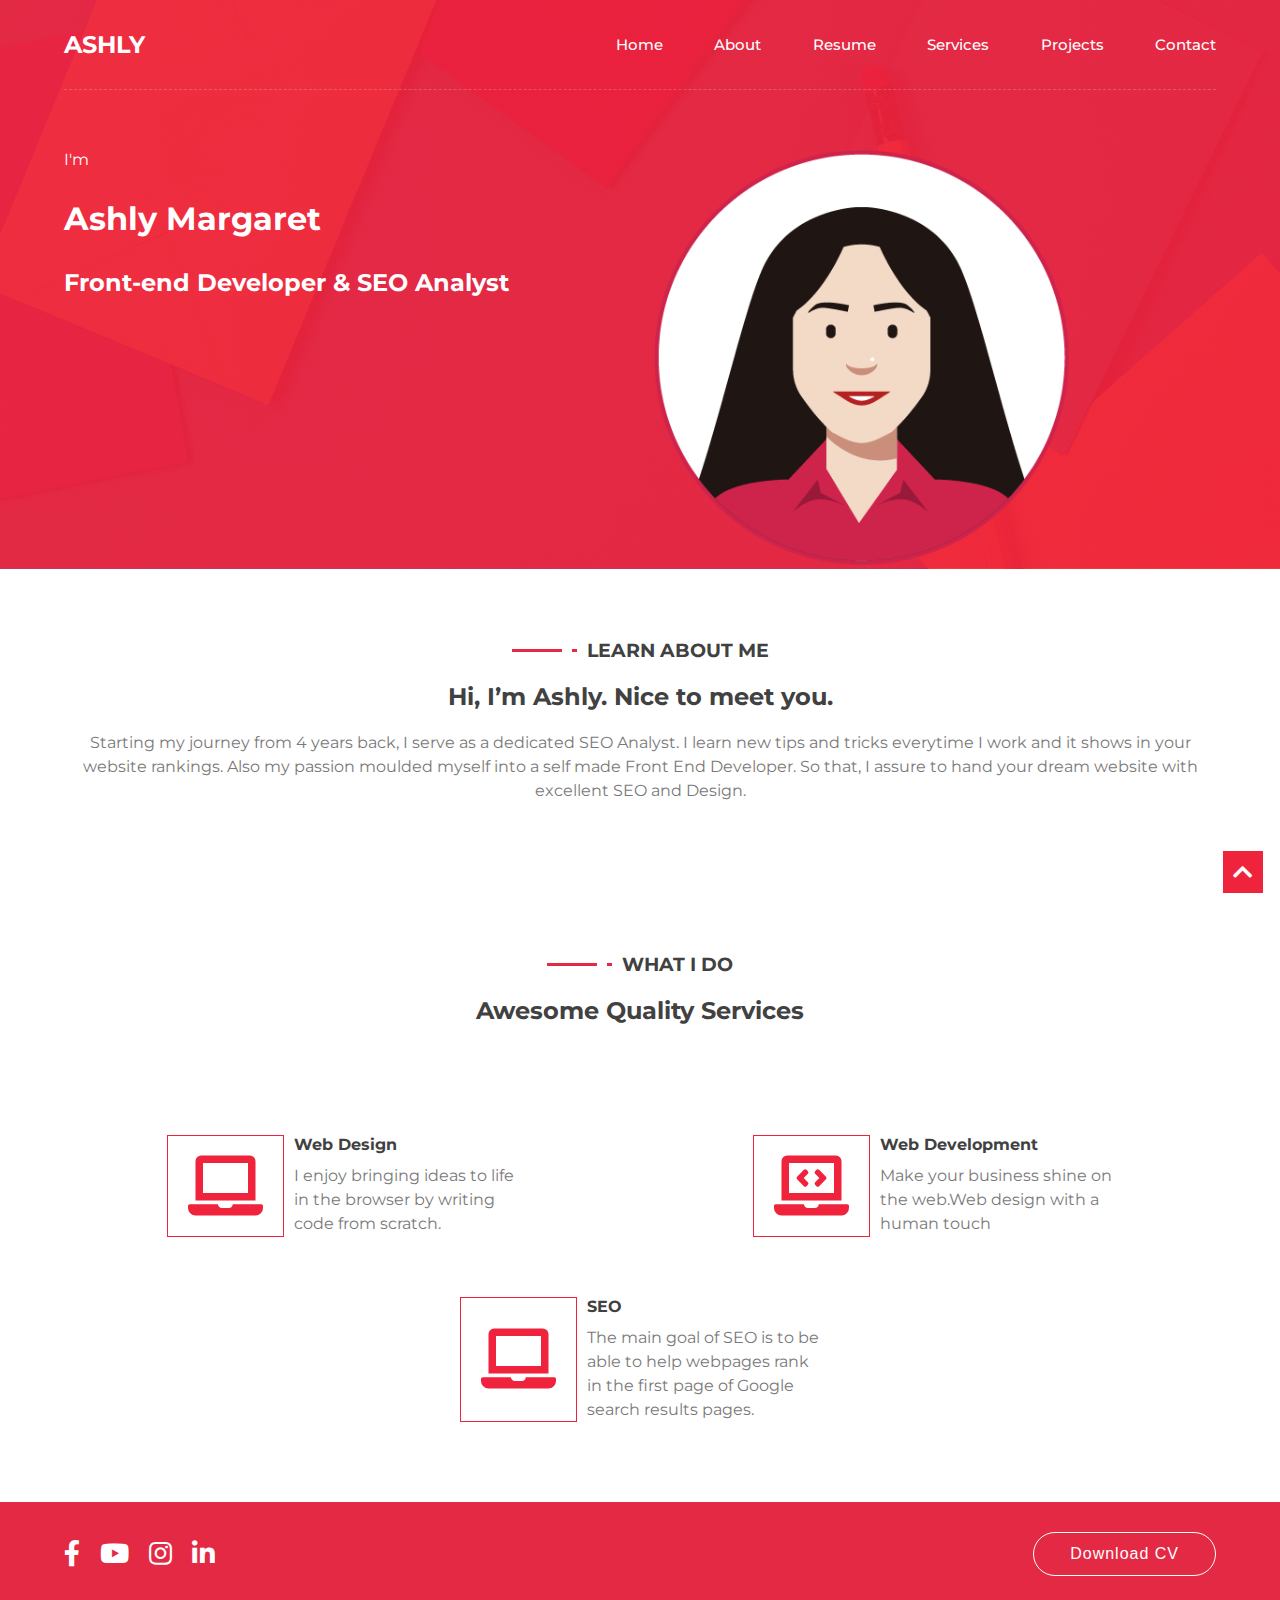
<file: index.html>
<!DOCTYPE html>
<html lang="en">
<head>
    <meta charset="UTF-8">
    <meta http-equiv="X-UA-Compatible" content="IE=edge">
    <meta name="viewport" content="width=device-width, initial-scale=1.0">
    <title>Ashly Margaret | Front-End Developer | SEO Expert</title>

    <!-- Favicon -->
    <link href="img/favicon-32x32.png" rel="icon">
    <link href="img/apple-touch-icon.png" rel="icon">
    <link href="img/favicon-16x16.png" rel="icon">
    <link href="img/favicon.ico" rel="icon">
    <link href="img/mstile-150x150.png" rel="icon">
   
     <!-- Template Stylesheet -->
    <link rel="stylesheet" href="/css/style.css">

    <!-- CSS Libraries -->
    <link href="https://cdnjs.cloudflare.com/ajax/libs/font-awesome/5.10.0/css/all.min.css" rel="stylesheet">

    <!-- Google Font -->
    <link href="https://fonts.googleapis.com/css2?family=Montserrat:wght@300;400;500;600;700&display=swap" rel="stylesheet">


    <script src="https://ajax.googleapis.com/ajax/libs/jquery/3.5.1/jquery.min.js"></script>

    <script>
        
        $(document).ready(function(){
  $("#bar").click(function(){
    $(".nav_list_hide").slideToggle();
  });
});

    </script>

<!-- Script Jquery End ***************-->


</head>
<body>

    <div class="bg_container">
    <div class="main_container">
        <!-- header -->
        <header>
            <div class="logo_sec">
                <h2>ASHLY</h2>
            </div>
            <div class="nav_bar">
                <ul class="nav_list">
                    <li><a href="#">Home</a></li>
                    <li><a href="#about_me">About</a></li>
                    <li><a href="#resume_id">Resume</a></li>
                    <li><a href="#services_id">Services</a></li>
                    <!-- <li><a href="#">Skills</a></li> -->
                    <li><a href="project.html">Projects</a></li>
                    <!-- <li><a href="blog.html">My Blog</a></li> -->
                    <li><a href="contact.html">Contact</a></li>
                </ul>

           <!-- hidden menu starts  ******************************************-->
           <div>
            <!-- <img src="/img/bars-solid.svg" alt="bars" class="bar"> -->
            <i  id="bar" class="fa fa-bars"></i>
    
           </div>
           <div class="nav_list_hide">
            <ul>
                <li><a href="#">Home</a></li>
                <li><a href="#about_me">About</a></li>
                <li><a href="#resume_id">Resume</a></li>
                <li><a href="#services_id">Services</a></li>
                <!-- <li><a href="#">Skills</a></li> -->
                <li><a href="project.html">Projects</a></li>
                <!-- <li><a href="blog.html">Blogs</a></li> -->
                <li><a href="contact.html">Contact</a></li>
            </ul>
           </div>
          

        <!-- Hiden Menu Bar -->
      

           <!-- hidden mrnu ends **********************************************************-->

            </div>
        </header>

        <main>
            <div class="left_sec_main">
                <p>I'm</p>
                <h1>Ashly Margaret</h1>
                <h2>Front-end Developer & SEO Analyst</h2>
            </div>

            <div class="right_sec_main">

                <div class="hero_container">
                    <img src="/img/ashly_avatar.png" alt="hero-image" class="hero-image">

                    <div class="overlay">
                        <div class="text_overlay">"I design and code beautifully simple things, and I love what I do."</div>
                    </div>
                </div>
                
            </div>
        </main>
    </div>
</div>
   


    

        <section class="about_sec" id="about_me">
            <div class="about_sec_text">
                <div class="line_sec"></div>
                <div class="line_sec_sml"></div>
                <h3>LEARN ABOUT ME</h3>
            </div>
            
            <h2>Hi, I’m Ashly. Nice to meet you.</h2>
            <p>Starting my journey from 4 years back, I serve as a dedicated SEO Analyst. I learn new tips and tricks everytime I work and it shows in your website rankings. Also my passion moulded myself into a self made Front End Developer. So that, I assure to hand your dream website with excellent SEO and Design.</p>
        </section> 

      
        <section class="service_sec_text" id="services_id">
         <div class="service_text_left">
            <div class="line_sec"></div>
            <div class="line_sec_sml"></div>
            <h3>WHAT I DO</h3>
         </div>
            
            <h2>Awesome Quality Services</h2>
        </section>
  

        <section class="service_sec">
           
            <div class="services_box_container">
                <div class="service_box1">
                    <div class="service_img"><i class="fa fa-laptop"></i></div>
                    <div class="service_text">
                        <h4>Web Design </h4>
                        <p>I enjoy bringing ideas to life in the browser by writing code from scratch.</p></div>
                </div>
                <div class="service_box2">
                    <div class="service_img"><i class="fa fa-laptop-code"></i></div>
                    <div class="service_text">
                        <h4>Web Development </h4>
                        <p>Make your business shine on the web.Web design with a human touch</p></div>
                </div>
                <div class="service_box3">
                    <div class="service_img"><i class="fa fa-laptop"></i></div>
                    <div class="service_text">
                        <h4>SEO</h4>
                        <p>The main goal of SEO is to be able to help webpages rank in the first page of Google search results pages.</p></div>
                </div>
            </div>

        </section>

        <section class="skill_sec">


        </section>
       

        

        <footer>
            <div class="footer_content">
                <div class="social_sec">
                    <!-- <a href=""><i class="fab fa-twitter"></i></a> -->
                    <a href="https://www.facebook.com/ashly.margaret.777/"><i class="fab fa-facebook-f"></i></a>
                    <a href="https://www.youtube.com/channel/UC8mvDCftSNBkILjWJbVD5vQ/featured"><i class="fab fa-youtube"></i></a>
                    <a href="#"><i class="fab fa-instagram"></i></a>
                    <a href="https://www.linkedin.com/in/ashly-margaret-149a56168/"><i class="fab fa-linkedin-in"></i></a>
                </div>
                <div class="resume_sec" id= "resume_id">
                  <button class="btn_rsume"><a href="/img/Ashly Margaret(Front End Develpoper -Fresher).pdf">Download CV</a></button>
                </div>
            </div>
           
        </footer>
       

  
<!-- Back to top button -->
<a href="#" class="btn back-to-top"><i class="fa fa-chevron-up"></i></a>
<script src="https://ajax.googleapis.com/ajax/libs/jquery/3.6.0/jquery.min.js"></script>
        
        

    
</body>
</html>
</file>
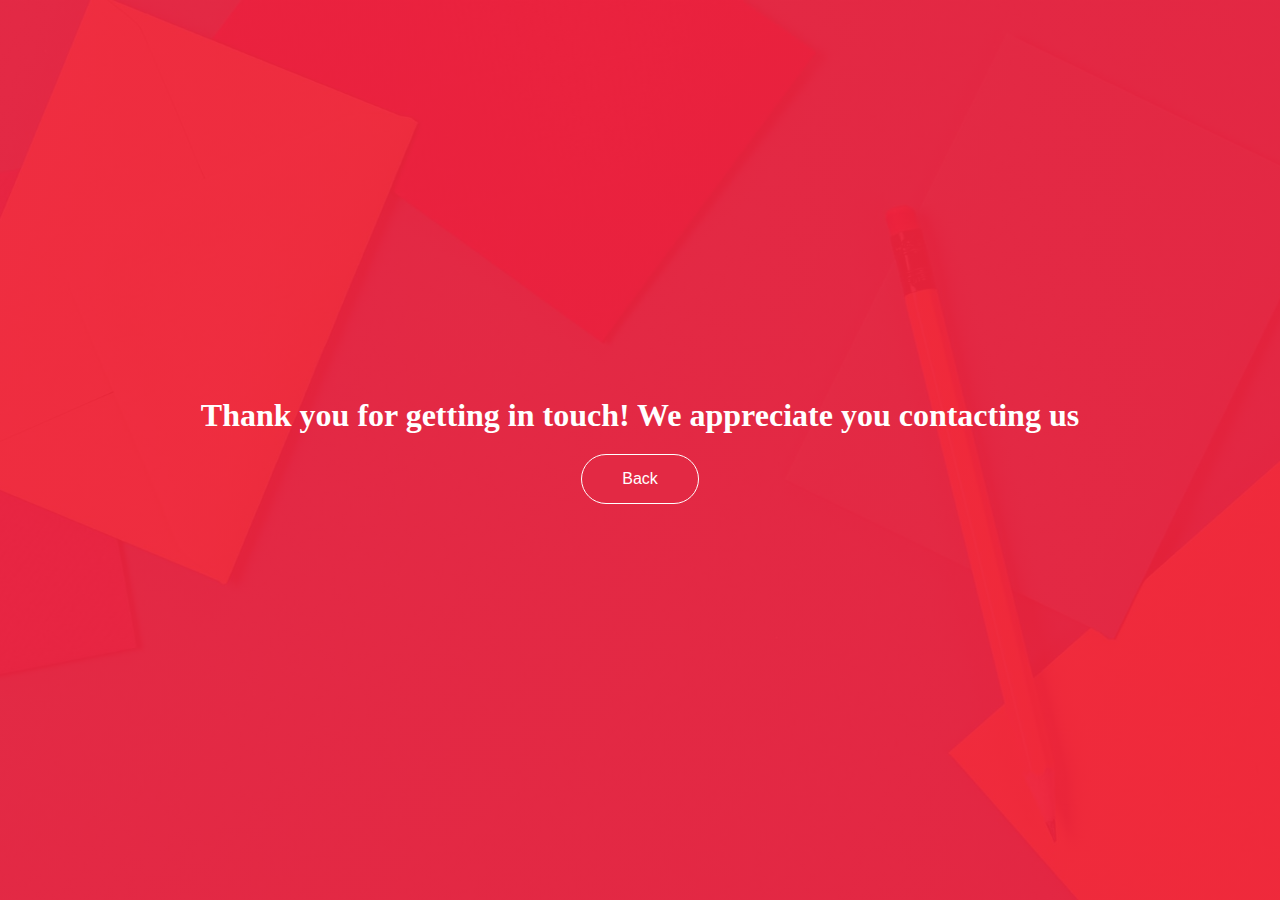
<file: action.html>
<!DOCTYPE html>
<html lang="en">
<head>
    <meta charset="UTF-8">
    <meta http-equiv="X-UA-Compatible" content="IE=edge">
    <meta name="viewport" content="width=device-width, initial-scale=1.0">
    <title>Document</title>
    <link rel="stylesheet" href="/css/action.css">
</head>
<body>
    <h1>Thank you for getting in touch! We appreciate you contacting us</h1>
    <button class="btn_bck"><a href="index.html">Back</a></button>
</body>
</html>
</file>
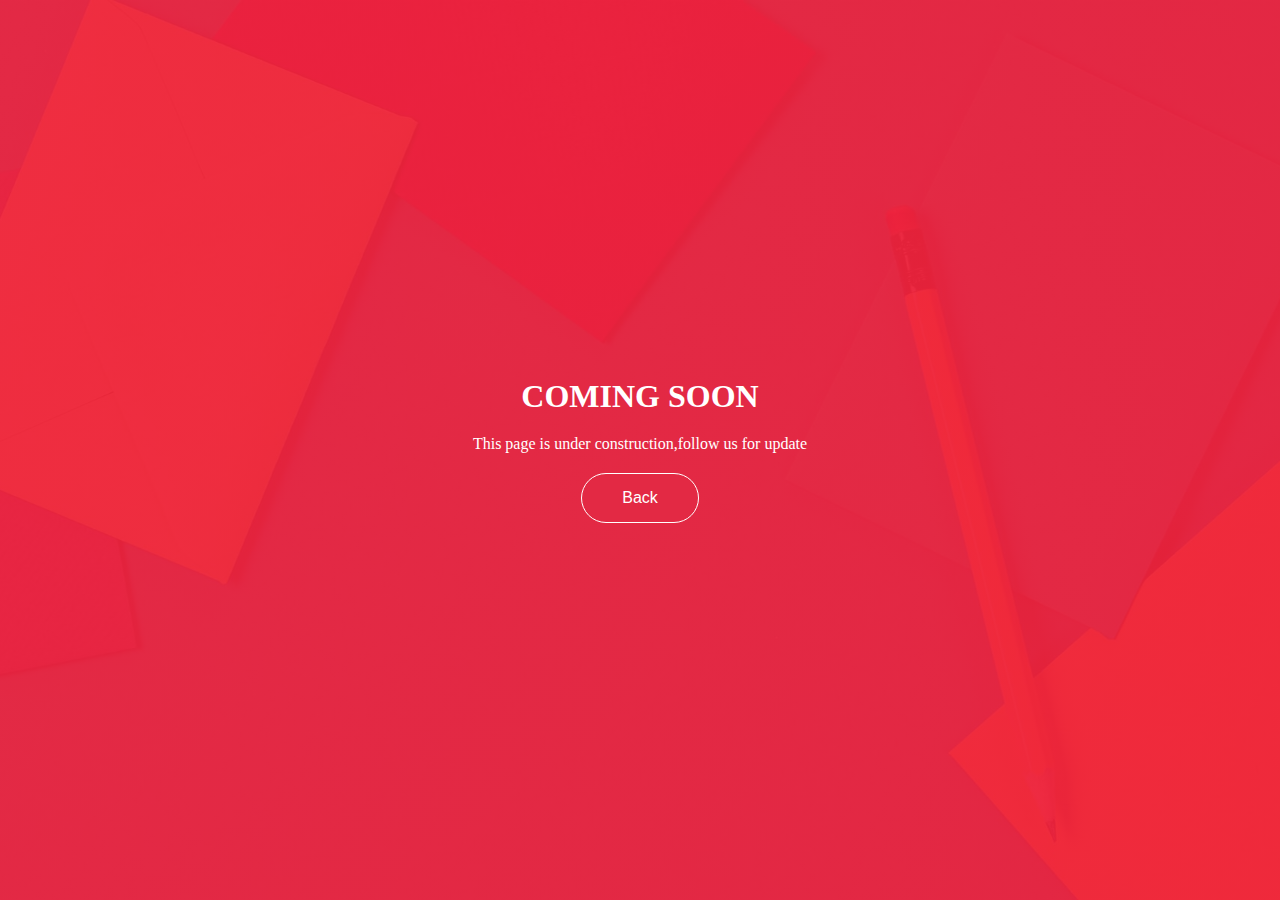
<file: blog.html>
<!DOCTYPE html>
<html lang="en">
<head>
    <meta charset="UTF-8">
    <meta http-equiv="X-UA-Compatible" content="IE=edge">
    <meta name="viewport" content="width=device-width, initial-scale=1.0">
    <title>Blog</title>
    <link rel="stylesheet" href="/css/blog.css">
</head>
<body>

    <h1>COMING SOON</h1>
    <p>This page is under construction,follow us for update</p>
    <button class="btn_bck"><a href="index.html">Back</a></button>
    
</body>
</html>
</file>
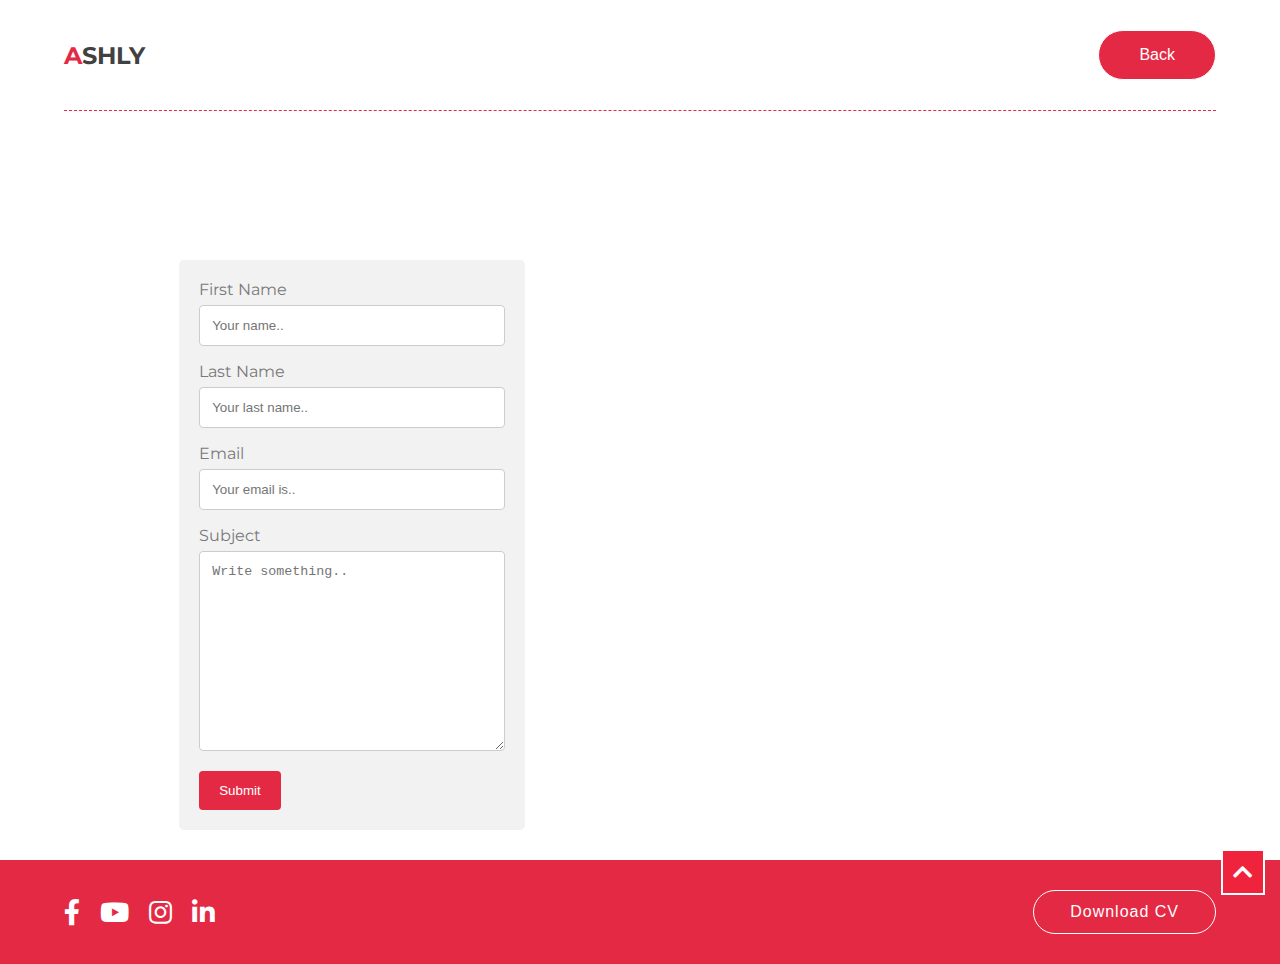
<file: contact.html>
<!DOCTYPE html>
<html lang="en">
<head>
    <meta charset="UTF-8">
    <meta http-equiv="X-UA-Compatible" content="IE=edge">
    <meta name="viewport" content="width=device-width, initial-scale=1.0">
    <title>Conatct Page</title>
     <!-- Template Stylesheet -->
    <link rel="stylesheet" href="/css/contact.css">
     <!-- CSS Libraries -->
     <link href="https://cdnjs.cloudflare.com/ajax/libs/font-awesome/5.10.0/css/all.min.css" rel="stylesheet">

     <!-- Google Font -->
     <link href="https://fonts.googleapis.com/css2?family=Montserrat:wght@300;400;500;600;700&display=swap" rel="stylesheet">
 
     <!-- Favicon -->
     <link href="img/favicon.ico" rel="icon">
</head>
<body>
    <div class="container_box">
        <!-- header -->
           
        <header>
           <div class="logo_sec">
               <h2>ASHLY</h2>
           </div>
           <div class="nav_bar">
               <button class="btn_bck"><a href="index.html">Back</a></button>
           </div>
       </header>
   </div>

    <!-- moving text css starts -->
    
    <div class="scroll-container">
        <div class="scroll-text">
            <div class="line_sec"></div>
            <div class="line_sec_sml"></div>
            <h2>contact</h2>
        </div>
    </div>
     <!-- moving text css end -->

   <div class="container_box_grid">


<!-- grid box -->

<div class="form_container">   
   

<div class="container">
  <form action="action.html">
    <label for="fname">First Name</label>
    <input type="text" id="fname" name="firstname" placeholder="Your name.." required>

    <label for="lname">Last Name</label>
    <input type="text" id="lname" name="lastname" placeholder="Your last name.." required>

    <label for="email">Email</label>
    <input type="email" id="email" name="email" placeholder="Your email is.." required>


    <label for="subject">Subject</label>
    <textarea id="subject" name="subject" placeholder="Write something.."  required style="height:200px"></textarea>

    <input type="submit" value="Submit">
  </form>
</div>

    </div>
   </div>




  



   <!-- footer -->
   <footer>
    <div class="footer_content">
        <div class="social_sec">
            <!-- <a href=""><i class="fab fa-twitter"></i></a> -->
            <a href="https://www.facebook.com/ashly.margaret.777/"><i class="fab fa-facebook-f"></i></a>
            <a href="https://www.youtube.com/channel/UC8mvDCftSNBkILjWJbVD5vQ/featured"><i class="fab fa-youtube"></i></a>
            <a href="#"><i class="fab fa-instagram"></i></a>
            <a href="https://www.linkedin.com/in/ashly-margaret-149a56168/"><i class="fab fa-linkedin-in"></i></a>
        </div>
        <div class="resume_sec" id= "resume_id">
          <button class="btn_rsume"><a href="/img/Ashly Margaret(Front End Develpoper -Fresher).pdf">Download CV</a></button>
        </div>
    </div>
   
</footer>

 <!-- Back to top button -->
 <a href="#" class="btn back-to-top"><i class="fa fa-chevron-up"></i></a>
    
</body>
</html>
</file>
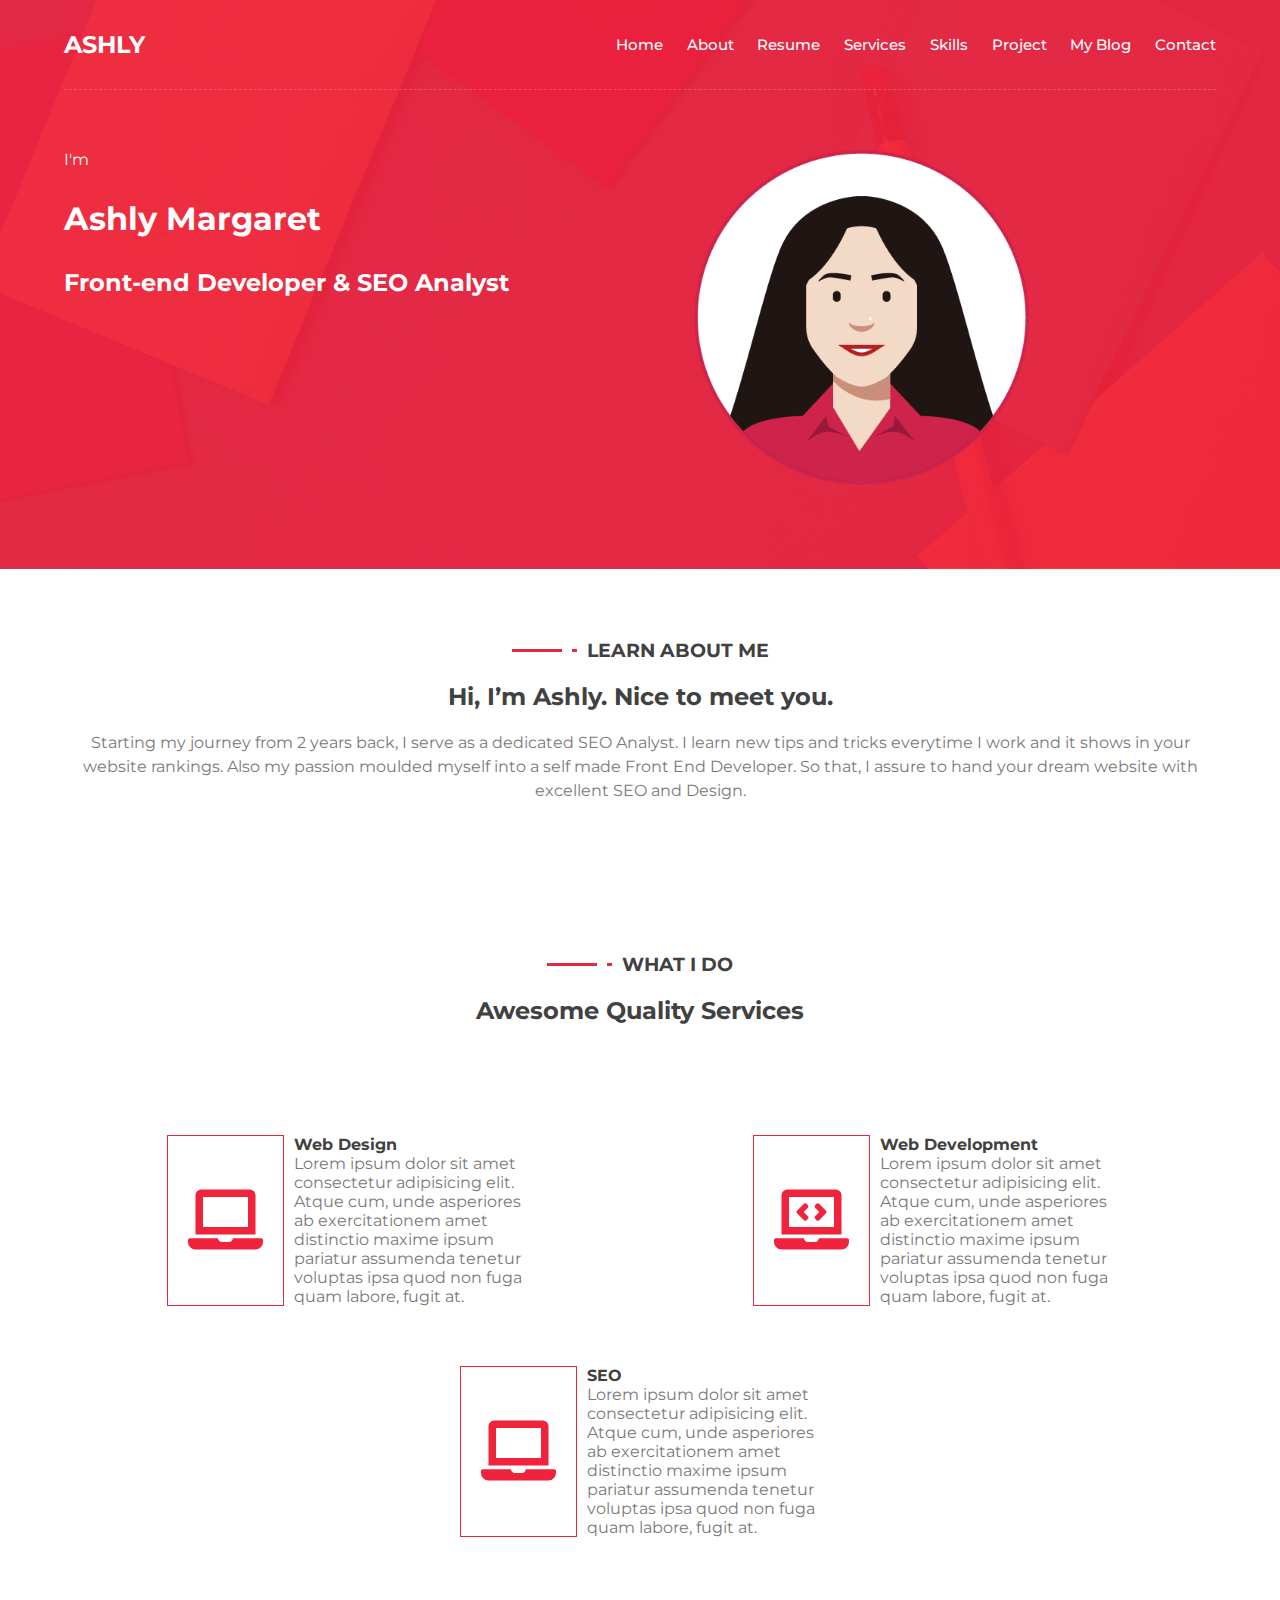
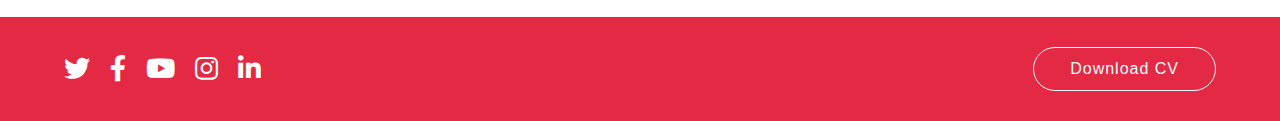
<file: main.html>
<!DOCTYPE html>
<html lang="en">
<head>
    <meta charset="UTF-8">
    <meta http-equiv="X-UA-Compatible" content="IE=edge">
    <meta name="viewport" content="width=device-width, initial-scale=1.0">
    <title>Ashly Margaret | Front-End Developer | SEO Expert</title>

     <!-- Template Stylesheet -->
    <link rel="stylesheet" href="main.css">

    <!-- CSS Libraries -->
    <link href="https://cdnjs.cloudflare.com/ajax/libs/font-awesome/5.10.0/css/all.min.css" rel="stylesheet">

    <!-- Google Font -->
    <link href="https://fonts.googleapis.com/css2?family=Montserrat:wght@300;400;500;600;700&display=swap" rel="stylesheet">

    <!-- Favicon -->
    <link href="img/favicon.ico" rel="icon">
</head>
<body>

    <div class="bg_container">
    <div class="main_container">
        <!-- header -->
        <header>
            <div class="logo_sec">
                <h2>ASHLY</h2>
            </div>
            <div class="nav_bar">
                <ul class="nav_list">
                    <li><a href="#">Home</a></li>
                    <li><a href="#about_me">About</a></li>
                    <li><a href="#resume_id">Resume</a></li>
                    <li><a href="#services_id">Services</a></li>
                    <li><a href="#">Skills</a></li>
                    <li><a href="project.html">Project</a></li>
                    <li><a href="#">My Blog</a></li>
                    <li><a href="#">Contact</a></li>
                </ul>
            </div>
        </header>

        <main>
            <div class="left_sec_main">
                <p>I'm</p>
                <h1>Ashly Margaret</h1>
                <h2>Front-end Developer & SEO Analyst</h2>
            </div>
            <div class="right_sec_main">
                <img src="/img/ashly_avatar.png" alt="hero-image" class="hero-image">
            </div>
        </main>
    </div>
</div>
   


    

        <section class="about_sec" id="about_me">
            <div class="about_sec_text">
                <div class="line_sec"></div>
                <div class="line_sec_sml"></div>
                <h3>LEARN ABOUT ME</h3>
            </div>
            
            <h2>Hi, I’m Ashly. Nice to meet you.</h2>
            <p>Starting my journey from 2 years back, I serve as a dedicated SEO Analyst. I learn new tips and tricks everytime I work and it shows in your website rankings. Also my passion moulded myself into a self made Front End Developer. So that, I assure to hand your dream website with excellent SEO and Design.</p>
        </section> 

      
        <section class="service_sec_text" id="services_id">
         <div class="service_text_left">
            <div class="line_sec"></div>
            <div class="line_sec_sml"></div>
            <h3>WHAT I DO</h3>
         </div>
            
            <h2>Awesome Quality Services</h2>
        </section>
  

        <section class="service_sec">
           
            <div class="services_box_container">
                <div class="service_box1">
                    <div class="service_img"><i class="fa fa-laptop"></i></div>
                    <div class="service_text">
                        <h4>Web Design </h4>
                        <p>Lorem ipsum dolor sit amet consectetur adipisicing elit. Atque cum, unde asperiores ab exercitationem amet distinctio maxime ipsum pariatur assumenda tenetur voluptas ipsa quod non fuga quam labore, fugit at.</p></div>
                </div>
                <div class="service_box2">
                    <div class="service_img"><i class="fa fa-laptop-code"></i></div>
                    <div class="service_text">
                        <h4>Web Development </h4>
                        <p>Lorem ipsum dolor sit amet consectetur adipisicing elit. Atque cum, unde asperiores ab exercitationem amet distinctio maxime ipsum pariatur assumenda tenetur voluptas ipsa quod non fuga quam labore, fugit at.</p></div>
                </div>
                <div class="service_box3">
                    <div class="service_img"><i class="fa fa-laptop"></i></div>
                    <div class="service_text">
                        <h4>SEO</h4>
                        <p>Lorem ipsum dolor sit amet consectetur adipisicing elit. Atque cum, unde asperiores ab exercitationem amet distinctio maxime ipsum pariatur assumenda tenetur voluptas ipsa quod non fuga quam labore, fugit at.</p></div>
                </div>
            </div>

        </section>

        <section class="skill_sec">


        </section>

        <section class="contact_sec">


        </section>

        <footer>
            <div class="footer_content">
                <div class="social_sec">
                    <a href=""><i class="fab fa-twitter"></i></a>
                    <a href=""><i class="fab fa-facebook-f"></i></a>
                    <a href=""><i class="fab fa-youtube"></i></a>
                    <a href=""><i class="fab fa-instagram"></i></a>
                    <a href=""><i class="fab fa-linkedin-in"></i></a>
                </div>
                <div class="resume_sec" id= "resume_id">
                  <button class="btn_rsume"><a href="#">Download CV</a></button>
                </div>
            </div>
           
        </footer>
    

  


    
</body>
</html>
</file>
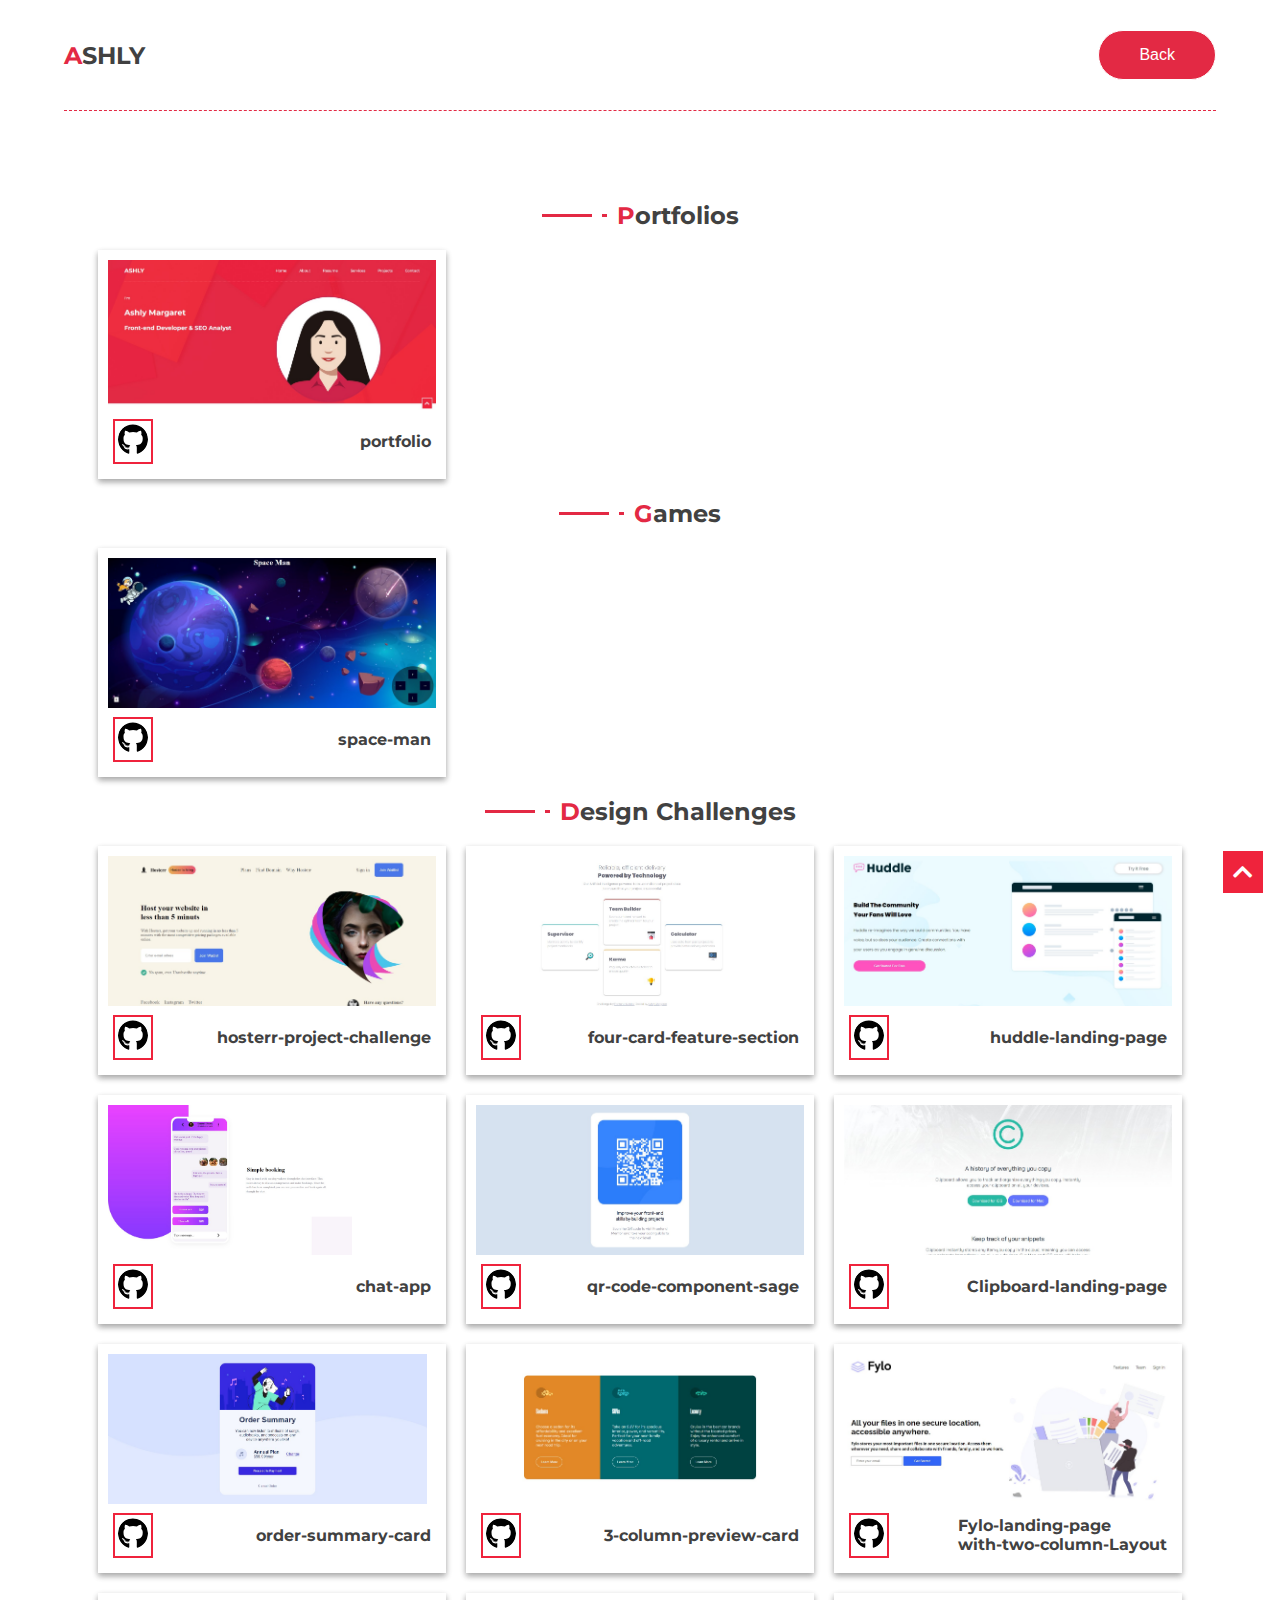
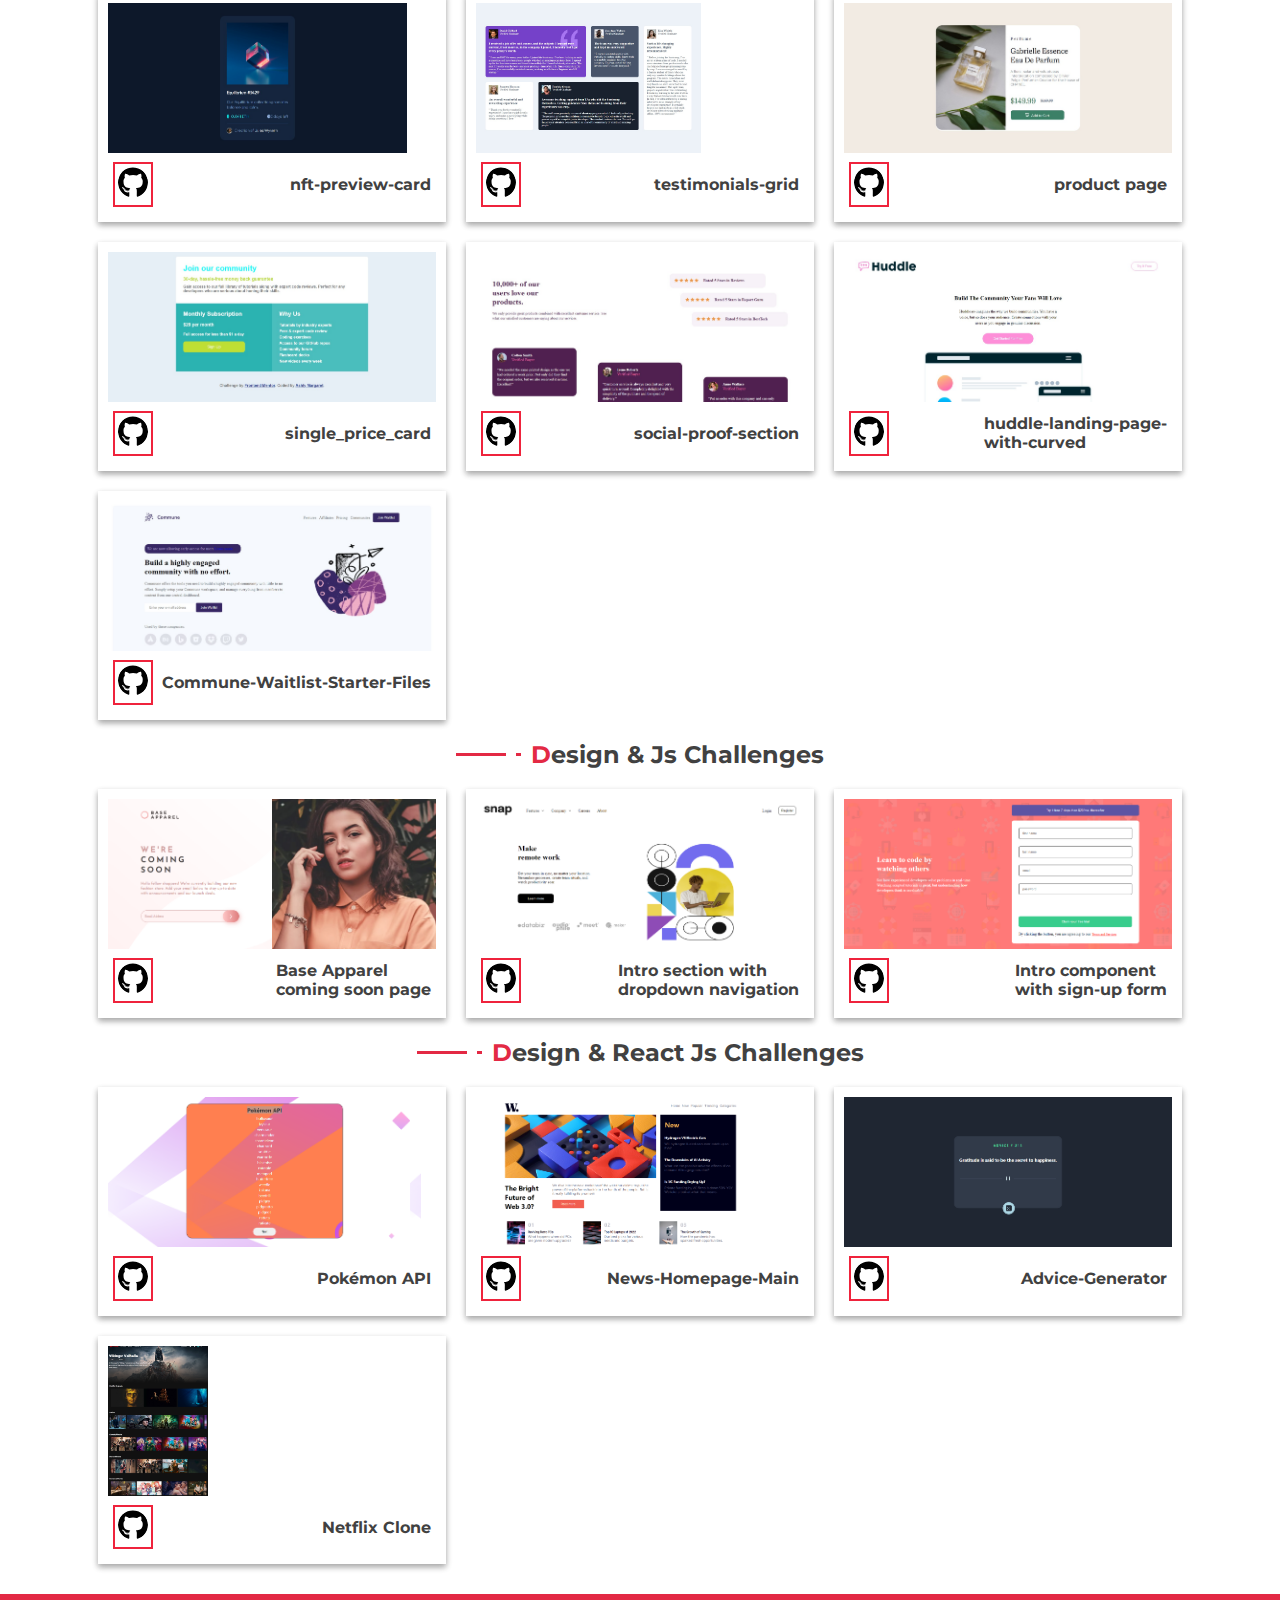
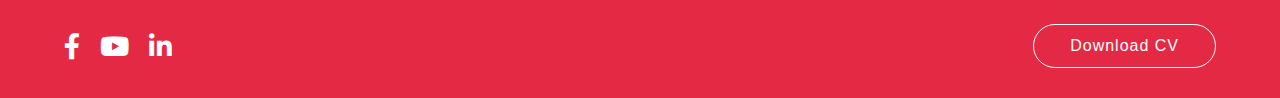
<file: project.html>
<!DOCTYPE html>
<html lang="en">
<head>
    <meta charset="UTF-8">
    <meta http-equiv="X-UA-Compatible" content="IE=edge">
    <meta name="viewport" content="width=device-width, initial-scale=1.0">
    <title>Ashly Margaret | Front-End Developer | SEO Expert</title>
     <!-- Template Stylesheet -->
    <link rel="stylesheet" href="/css/project.css">
     <!-- CSS Libraries -->
     <link href="https://cdnjs.cloudflare.com/ajax/libs/font-awesome/5.10.0/css/all.min.css" rel="stylesheet">

     <!-- Google Font -->
     <link href="https://fonts.googleapis.com/css2?family=Montserrat:wght@300;400;500;600;700&display=swap" rel="stylesheet">
 
     <!-- Favicon -->
     <link href="img/favicon.ico" rel="icon">
</head>

<body>

    <div class="container_box">
     <!-- header -->
        
     <header>
        <div class="logo_sec">
            <a href="index.html"><h2>ASHLY</h2></a>
        </div>
        <div class="nav_bar">
            <button class="btn_bck"><a href="index.html">Back</a></button>
        </div>
    </header>
</div>


    
       
                <section class="portfolio">

                <!-- <h3>My Portfolio</h3> -->

                <div class="flex_line">
                    <div class="line_sec"></div>
                    <div class="line_sec_sml"></div>
                    <h2>Portfolios</h2>
                </div>

                <div class="portfolio_sec_container">
                    <div class="project_box"><a href="https://ashly-margaret.vercel.app/index.html"><img  class="ss_img"  src="/img/portfolio_project.png" alt="portfolio_project"></a>
                        
                        <div class="desc_portfolio">
                            <a href="https://github.com/ashly1993/ashly-portfolio" class="img_git">
                                <img src="/img/github-brands.svg" alt="github-brands" class="img_btn">
                            </a>
                            <h4 class="pro_h4">portfolio</h4>
                        </div>
                    </div>

                </div>

                

                <div class="flex_line">
                    <div class="line_sec"></div>
                    <div class="line_sec_sml"></div>
                    <h2>Games</h2>
                </div>

                <div class="portfolio_sec_container">
                    <div class="project_box"><a href="https://space-man.vercel.app/"><img  class="ss_img"  src="/img/space_man.png" alt="space-man_img"></a>
                        
                        <div class="desc_portfolio">
                            <a href="https://github.com/ashly1993/space-man" class="img_git">
                                <img src="/img/github-brands.svg" alt="github-brands" class="img_btn">
                            </a>
                            <h4 class="pro_h4">space-man</h4>
                        </div>
                    </div>

                </div>



                <div class="flex_line">
                    <div class="line_sec"></div>
                    <div class="line_sec_sml"></div>
                    <h2>Design Challenges</h2>
                </div>
                
                <div class="portfolio_sec_container">

                    <div class="project_box"><a href="https://hosterr-app.netlify.app/"><img  class="ss_img"  src="/img/hosterr.png" alt="curved"></a>
                       
                        <div class="desc_portfolio">
                            <a href="https://github.com/ashly1993/hosterr-project-challenge">
                                <img src="/img/github-brands.svg" alt="github-brands">
                            </a>
                            <h4>hosterr-project-challenge</h4>
                        </div>
                    </div>

                    <div class="project_box"><a href="https://four-card-feature-section-three-phi.vercel.app/"><img  class="ss_img"  src="/img/four_card_img.png" alt="four_card_img"></a>
                        
                        <div class="desc_portfolio">
                            <a href="https://github.com/ashly1993/Four-card-feature-section" class="img_git">
                                <img src="/img/github-brands.svg" alt="github-brands" class="img_btn">
                            </a>
                            <h4 class="pro_h4">four-card-feature-section</h4>
                        </div>
                    </div>

                    <div class="project_box"><a href="https://huddle-landing-page-with-alternating-feature-blocks-phi-weld.vercel.app/"><img  class="ss_img"  src="/img/huddle-landing-page-with-alternating blocks.png" alt="huddle-landing-page-with-alternating blocks"></a>
                       
                        <div class="desc_portfolio">
                            <a href="https://github.com/ashly1993/Huddle-landing-page-with-alternating-feature-blocks">
                                <img src="/img/github-brands.svg" alt="github-brands">
                            </a>
                            <h4>huddle-landing-page</h4>
                        </div>
                    </div>

                    <div class="project_box"><a href="https://chat-app-seven-eta.vercel.app/"><img  class="ss_img"  src="/img/chat_app.png" alt="chat-app"></a>
                        
                        <div class="desc_portfolio">
                            <a href="https://github.com/ashly1993/chat-app">
                                <img src="/img/github-brands.svg" alt="github-brands">
                            </a>
                            <h4>chat-app</h4>
                        </div>
                    </div>

                    <div class="project_box"><a href="https://qr-code-component-sage.vercel.app/"><img  class="ss_img"  src="/img/qr-code-component.png" alt="qr-code-component"></a>
                       
                        <div class="desc_portfolio">
                            <a href="https://github.com/ashly1993/QR-code-component">
                                <img src="/img/github-brands.svg" alt="github-brands">
                            </a>
                            <h4>qr-code-component-sage</h4>
                        </div>
                    </div>


                   
                    <div class="project_box"><a href="https://clipboard-landing-page-omega-lemon.vercel.app/"><img  class="ss_img"  src="/img/clipboard-landing-page.png" alt="clipboard-landing-page"></a>
                       
                        <div class="desc_portfolio">
                            <a href="https://github.com/ashly1993/Clipboard-landing-page">
                                <img src="/img/github-brands.svg" alt="github-brands">
                            </a>
                            <h4>Clipboard-landing-page</h4>
                        </div>
                    </div>

                    <div class="project_box"><a href="https://order-summary-card-ten-mu.vercel.app/"><img  class="ss_img"  src="/img/order-summery.png" alt="order-summary-card"></a>
                       
                        
                        <div class="desc_portfolio">
                            <a href="https://github.com/ashly1993/Order-summary-card">
                                <img src="/img/github-brands.svg" alt="github-brands">
                            </a>
                            <h4>order-summary-card</h4>
                        </div>
                    </div>
                   
                 
                    <div class="project_box"><a href="https://3-column-preview-card-component-eta-eight.vercel.app/"><img  class="ss_img"  src="/img/3-column.png" alt="3-column-preview-card-component"></a>
                       
                        <div class="desc_portfolio">
                            <a href="https://github.com/ashly1993/3-column-preview-card-component">
                                <img src="/img/github-brands.svg" alt="github-brands">
                            </a>
                            <h4>3-column-preview-card</h4>
                        </div>
                    </div>

                   

                   

                    <div class="project_box"><a href="https://fylo-landing-page-with-two-column-layout-lake.vercel.app/"><img  class="ss_img"  src="/img/fylo.png" alt="four_card_img"></a>
                       
                        <div class="desc_portfolio">
                            <a href="https://github.com/ashly1993/Fylo-landing-page-with-two-column-layout">
                                <img src="/img/github-brands.svg" alt="github-brands">
                            </a>
                            <h4>Fylo-landing-page<br>with-two-column-Layout</h4>
                        </div>
                    </div>

                    <div class="project_box"><a href="https://nft-preview-card-component-blond.vercel.app/"><img  class="ss_img"  src="/img/nft.png" alt="nft"></a>
                       
                        
                        <div class="desc_portfolio">
                            <a href="https://github.com/ashly1993/NFT-preview-card-component">
                                <img src="/img/github-brands.svg" alt="github-brands">
                            </a>
                            <h4>nft-preview-card</h4>
                        </div>
                    </div>

                    <div class="project_box"><a href="https://testimonials-grid-section-seven-alpha.vercel.ap"><img  class="ss_img"  src="/img/testimonials-grid-section-main.png" alt="testimonials-grid"></a>
                      
                        
                        <div class="desc_portfolio">
                            <a href="https://github.com/ashly1993/Testimonials-Grid--Section">
                                <img src="/img/github-brands.svg" alt="github-brands">
                            </a>
                            <h4>testimonials-grid</h4>
                        </div>
                    </div>

                    <div class="project_box"><a href="https://product-preview-card-component-roan.vercel.app/"><img  class="ss_img"  src="/img/product_page.png" alt="product_page"></a>
                        
                        
                        <div class="desc_portfolio">
                            <a href="https://github.com/ashly1993/Product-preview-card-component">
                                <img src="/img/github-brands.svg" alt="github-brands">
                            </a>
                            <h4>product page</h4>
                        </div>
                    </div>

                    <div class="project_box"><a href="https://single-price-component-beta.vercel.app/"><img  class="ss_img"  src="/img/single_price.png" alt="single_price"></a>
                       
                        <div class="desc_portfolio">
                            <a href="https://github.com/ashly1993/Single-Price-Component">
                                <img src="/img/github-brands.svg" alt="github-brands">
                            </a>
                            <h4>single_price_card</h4>
                        </div>
                    </div>

                    <div class="project_box"><a href="https://social-proof-section-seven-wheat.vercel.app/"><img  class="ss_img"  src="/img/social_proof.png" alt="social_proof"></a>
                       
                        <div class="desc_portfolio">
                            <a href="https://github.com/ashly1993/Social-proof-section">
                                <img src="/img/github-brands.svg" alt="github-brands">
                            </a>
                            <h4>social-proof-section</h4>
                        </div>
                    </div>

                    <div class="project_box"><a href="https://huddle-landing-page-with-curved-sections-livid.vercel.app/"><img  class="ss_img"  src="/img/curved.png" alt="curved"></a>
                       
                        <div class="desc_portfolio">
                            <a href="https://github.com/ashly1993/Huddle-landing-page-with-curved-sections">
                                <img src="/img/github-brands.svg" alt="github-brands">
                            </a>
                            <h4>huddle-landing-page- <br>with-curved</h4>
                        </div>
                    </div>

                    
                    <div class="project_box"><a href="https://commune-waitlist-starter.netlify.app/"><img  class="ss_img"  src="/img/commune.png" alt="commune"></a>
                       
                        <div class="desc_portfolio">
                            <a href="https://github.com/ashly1993/Commune-Waitlist-Starter-Files">
                                <img src="/img/github-brands.svg" alt="github-brands">
                            </a>
                            <h4>Commune-Waitlist-Starter-Files</h4>
                        </div>
                    </div>

                  </div> 
                  
                  <!-- Js Challenges -->

                  <div class="flex_line">
                    <div class="line_sec"></div>
                    <div class="line_sec_sml"></div>
                    <h2>Design & Js Challenges</h2>
                </div>

                <div class="portfolio_sec_container">
                    <div class="project_box"><a href="https://base-apparel-rho.vercel.app/"><img  class="ss_img"  src="./img/base_apparel.png" alt="base_apparel"></a>
                        
                        <div class="desc_portfolio">
                            <a href="https://github.com/ashly1993/Base-Apparel" class="img_git">
                                <img src="/img/github-brands.svg" alt="github-brands" class="img_btn">
                            </a>
                            <h4 class="pro_h4">Base Apparel <br>coming soon page</h4>
                        </div>
                    </div>

                    <div class="project_box"><a href="https://intro-section-with-dropdown-navigation-seven.vercel.app/"><img  class="ss_img"  src="./img/Intro section with dropdown navigation.png" alt="-Intro-section-with-dropdown-navigation"></a>
                        
                        <div class="desc_portfolio">
                            <a href="https://github.com/ashly1993/-Intro-section-with-dropdown-navigation" class="img_git">
                                <img src="/img/github-brands.svg" alt="github-brands" class="img_btn">
                            </a>
                            <h4 class="pro_h4">Intro section with <br>dropdown navigation</h4>
                        </div>
                    </div>

                    
                    <div class="project_box"><a href="https://intro-component-with-sign-up-form-ten-black.vercel.app/"><img  class="ss_img"  src="./img/Intro component with sign-up form.png" alt="Intro-component-with-sign-up-form"></a>
                        
                        <div class="desc_portfolio">
                            <a href="https://github.com/ashly1993/Intro-component-with-sign-up-form" class="img_git">
                                <img src="/img/github-brands.svg" alt="github-brands" class="img_btn">
                            </a>
                            <h4 class="pro_h4">Intro component <br> with sign-up form</h4>
                        </div>
                    </div>


                </div>



                <!-- React Challenges -->

                <div class="flex_line">
                    <div class="line_sec"></div>
                    <div class="line_sec_sml"></div>
                    <h2>Design & React Js Challenges</h2>
                </div>

                <div class="portfolio_sec_container">
                    <div class="project_box"><a href="https://pokemon-roan-alpha.vercel.app/"><img  class="ss_img"  src="./img/pokemon.png" alt="poke_mon"></a>
                        
                        <div class="desc_portfolio">
                            <a href="https://github.com/ashly1993/poke_mon" class="img_git">
                                <img src="/img/github-brands.svg" alt="github-brands" class="img_btn">
                            </a>
                            <h4 class="pro_h4">Pokémon API</h4>
                        </div>
                    </div>

                    <div class="project_box"><a href="https://news-homepage-main-gamma.vercel.app/"><img  class="ss_img"  src="./img/news.png" alt="news-homepage-main"></a>
                        
                        <div class="desc_portfolio">
                            <a href="https://github.com/ashly1993/news-homepage-main" class="img_git">
                                <img src="/img/github-brands.svg" alt="github-brands" class="img_btn">
                            </a>
                            <h4 class="pro_h4">News-Homepage-Main</h4>
                        </div>
                    </div>

                    <div class="project_box"><a href="https://advice-generator-api-app.vercel.app/"><img  class="ss_img"  src="./img/adviceGenerator.png" alt="adviceGenerator"></a>
                        
                        <div class="desc_portfolio">
                            <a href="https://github.com/ashly1993/advice-generator-api-app" class="img_git">
                                <img src="/img/github-brands.svg" alt="github-brands" class="img_btn">
                            </a>
                            <h4 class="pro_h4">Advice-Generator</h4>
                        </div>
                    </div>

                    <div class="project_box"><a href="https://netflix-clone-delta-opal.vercel.app/"><img  class="ss_img"  src="./img/netflix-clone.png" alt="netflix-clone"></a>
                        
                        <div class="desc_portfolio">
                            <a href="https://github.com/ashly1993/netflix-clone" class="img_git">
                                <img src="/img/github-brands.svg" alt="github-brands" class="img_btn">
                            </a>
                            <h4 class="pro_h4">Netflix Clone</h4>
                        </div>
                    </div>



                    

                    
                    


                </div>


                </section>

         


    <footer>
        <div class="footer_content">
            <div class="social_sec">
                <!-- <a href=""><i class="fab fa-twitter"></i></a> -->
                <a href="https://www.facebook.com/ashly.margaret.777/"><i class="fab fa-facebook-f"></i></a>
                <a href="https://www.youtube.com/channel/UC8mvDCftSNBkILjWJbVD5vQ/featured"><i class="fab fa-youtube"></i></a>
                <!-- <a href="#"><i class="fab fa-instagram"></i></a> -->
                <a href="https://www.linkedin.com/in/ashly-margaret/"><i class="fab fa-linkedin-in"></i></a>
            </div>
            <div class="resume_sec" id= "resume_id">
              <button class="btn_rsume"><a href="/img/Ashly Margaret- Front End Developer(fresher).pdf">Download CV</a></button>
            </div>
        </div>
       
    </footer>

     <!-- Back to top button -->
     <a href="#" class="btn back-to-top"><i class="fa fa-chevron-up"></i></a>
        
    
</body>
</html>
</file>
<file: css/action.css>
*{
    margin: 0;
    padding: 0;
    box-sizing: border-box;
}

body{
    background: linear-gradient(rgba(239, 35, 60, .95), rgba(239, 35, 60, .95)), url(../img/hero-bg.jpg);
    background-position: center;
    background-repeat: no-repeat;
    background-size: cover;
    height: 100vh;
    text-align: center;
    display: flex;
    flex-direction: column;
    align-items: center;
    justify-content: center;
    gap: 20px;
}

h1{
    color: white;
}

.btn_bck{
    background-color: #E32944;
    border-radius: 25px;
    padding: 15px 40px;
    border: none;
    border: 1px solid white;
    font-size: 16px;   
}

.btn_bck a{
    text-decoration: none;
    color: white;
}
</file>
<file: css/blog.css>
*{
    margin: 0;
    padding: 0;
    box-sizing: border-box;
}

body{
    background: linear-gradient(rgba(239, 35, 60, .95), rgba(239, 35, 60, .95)), url(../img/hero-bg.jpg);
    background-position: center;
    background-repeat: no-repeat;
    background-size: cover;
    height: 100vh;
    text-align: center;
    display: flex;
    flex-direction: column;
    align-items: center;
    justify-content: center;
    gap: 20px;
}

h1,p{
    color: white;
}

.btn_bck{
    background-color: #E32944;
    border-radius: 25px;
    padding: 15px 40px;
    border: none;
    border: 1px solid white;
    font-size: 16px;   
}

.btn_bck a{
    text-decoration: none;
    color: white;
}
</file>
<file: css/contact.css>
*{
    margin: 0;
    padding: 0;
    box-sizing: border-box;
}

html {
    scroll-behavior: smooth;
  }

  body {
    color: #797979; 
    background: #ffffff;
    font-family: 'Montserrat', sans-serif;
}

h1,
h2, 
h3, 
h4,
h5, 
h6 {
    color: #414141;
}

a {
    text-decoration: none;
    color:white;
    transition: .3s;
    
    
}

a:hover,
a:active,
a:focus {
    color: black;
    outline: none;
    text-decoration: none;
}



ul,li,a{
    list-style: none;
}

h2::first-letter{
  color: #E32944;
}

/* .container_box{
   
    background-color: #E32944;
} */

/* header{
    padding: 30px 0px;
    width: 90%;
    margin: 0 auto;
    display: flex;
    flex-direction: row;
    justify-content: space-between;
    align-items: center;
    /* border-bottom: 1px dashed rgba(256, 256, 256, .2);
    z-index: 9; 
    
} 
*/
header{
  padding: 30px 0px;
  width: 90%;
  margin: 0 auto;
  display: flex;
  flex-direction: row;
  justify-content: space-between;
  align-items: center;
  border-bottom: 1px dashed #E32944;
  z-index: 9; 
  
}

.btn_bck{
  background-color: #E32944;
  border-radius: 25px;
  padding: 15px 40px;
  border: none;
  border: 1px solid white;
  font-size: 16px;   
}

.btn_bck a{
  text-decoration: none;
  color: white;
}


.container_box_grid{
  
    margin-top: 60px;
    padding-top: 60px;
    display: grid;
    grid-template-columns: 1fr 1fr;
    justify-items: center;
    width: 90%;
    margin: 0 auto;
   
}

.image_container img{
  width: 400px;
 

}

.form_container{
  display: flex;
  flex-direction: column;
}

.container{
  width: 60%;
  align-self: center;
}

/* form css */


input[type=text] ,textarea {
  width: 100%;
  padding: 12px;
  border: 1px solid #ccc;
  border-radius: 4px;
  box-sizing: border-box;
  margin-top: 6px;
  margin-bottom: 16px;
  resize: vertical;
}


input[type=email] {
  width: 100%;
  padding: 12px;
  border: 1px solid #ccc;
  border-radius: 4px;
  box-sizing: border-box;
  margin-top: 6px;
  margin-bottom: 16px;
  resize: vertical;
}

input[type=submit] {
  background-color: #E32944;
  color: white;
  padding: 12px 20px;
  border: none;
  border-radius: 4px;
  cursor: pointer;
}

input[type=submit]:hover {
  background-color: #E32944;
}

.container {
  border-radius: 5px;
  background-color: #f2f2f2;
  padding: 20px;
}
/* form css end */

.btn_bck{
    background-color: #E32944;
    border-radius: 25px;
    padding: 15px 40px;
    border: none;
    border: 1px solid white;
    font-size: 16px;   
}

.btn_bck a{
    text-decoration: none;
    color: white;
}

footer{
    margin-top: 30px;
    background-color: #E32944;
}

.footer_content{
    padding: 30px 0px;
    width: 90%;
    margin: 0 auto;
    display: flex;
    flex-direction: row;
    justify-content: space-between;
    align-items: center;
}

.social_sec{
    display: flex;
    flex-direction: row;
    gap: 20px;
}

.social_sec i{
    font-size: 26px;
    color: white;
}

.btn_rsume{
    border: 1px solid #fff;
    color: #fff;
    background: none;
    border-radius: 30px;
   
    padding: 12px 36px;
    cursor: pointer;
    font-size: 16px;
    font-weight: 500;
    letter-spacing: 1px;

}









 /* Back to top button  */

 .back-to-top {
    position: fixed;
    /* display: none; */
    width: 44px;
    height: 44px;
    padding: 8px 0;
    text-align: center;
    line-height: 1;
    font-size: 22px;
    right: 15px;
    bottom: 15px;
    z-index: 9;
}

.back-to-top i {
    /* color: #161616; */
    padding: 10px 10px;
    font-weight: 600;
    letter-spacing: 1px;
    color: #ffffff;
    background: #EF233C;
    border: 2px solid white;
    border-radius: 0;
    box-shadow: inset 0 0 0 50px #ef233c;
    transition: ease-out 0.3s;
    -webkit-transition: ease-out 0.3s;
}

.back-to-top:hover i {
    color: #414141;
}





/* css text moving */

.scroll-container {
    
    overflow: hidden;
  }
  
  .scroll-text {
    padding: 30px 0px;
    
    /* animation properties */
    -moz-transform: translateX(100%);
    -webkit-transform: translateX(100%);
    transform: translateX(100%);
    
    -moz-animation: my-animation 20s linear infinite;
    -webkit-animation: my-animation 20s linear infinite;
    animation: my-animation 15s linear infinite;
  }
  
  /* for Firefox */
  @-moz-keyframes my-animation {
    from { -moz-transform: translateX(100%); }
    to { -moz-transform: translateX(-100%); }
  }
  
  /* for Chrome */
  @-webkit-keyframes my-animation {
    from { -webkit-transform: translateX(100%); }
    to { -webkit-transform: translateX(-100%); }
  }
  
  @keyframes my-animation {
    from {
      -moz-transform: translateX(100%);
      -webkit-transform: translateX(100%);
      transform: translateX(100%);
    }
    to {
      -moz-transform: translateX(-100%);
      -webkit-transform: translateX(-100%);
      transform: translateX(-100%);
    }
  }  


  /* Media Query  */

@media screen and (max-width: 767px){

  .container_box_grid{
    width: 90%;
    margin: 0 auto;
    grid-template-columns: 1fr;
    gap: 10px;
  }
  .social_sec i {
    font-size: 22px;
    
}
  
  
}

@media screen and (max-width: 576px){
  .container {
    width: 75%;
  }
  .social_sec i {
    font-size: 22px;
    
}
}



@media screen and (max-width: 414px){
  .footer_content{
      flex-direction: column;
      gap:20px
  }
  .btn_rsume {
      padding: 8px 10px;
      font-size: 13px;   
  }
  .btn_bck {
    padding: 3px 20px;
    font-size: 13px;
}
  .back-to-top i {
    padding: 3px 3px;
  }
  .image_container img {
    width: 300px;
}
.social_sec i {
  font-size: 22px;
  
}


  }

  @media screen and (max-width: 375px){
    .image_container img {
      width: 250px;
  }
  .btn_bck {
    padding: 5px 25px;
}
.social_sec i {
  font-size: 20px;
}
.btn_rsume {
  padding: 6px 7px;
  font-size: 13px;
}
.social_sec i {
  font-size: 22px;
  
}

  }
</file>
<file: css/project.css>
*{
    margin: 0;
    padding: 0;
    box-sizing: border-box;
}

html {
    scroll-behavior: smooth;
  }

  body {
    color: #797979; 
    background: #ffffff;
    font-family: 'Montserrat', sans-serif;
}

h1,
h2, 
h3, 
h4,
h5, 
h6 {
    color: #414141;
}

a {
    text-decoration: none;
    color:white;
    transition: .3s;
    
    
}

a:hover,
a:active,
a:focus {
    color: black;
    outline: none;
    text-decoration: none;
}

h2::first-letter{
    color: #E32944;
}


ul,li,a{
    list-style: none;
}

/* .container_box{
   
    background-color: #E32944;
} */

header{
    padding: 30px 0px;
    width: 90%;
    margin: 0 auto;
    display: flex;
    flex-direction: row;
    justify-content: space-between;
    align-items: center;
     border-bottom: 1px dashed #E32944;
    z-index: 9; 
    
}

.btn_bck{
    background-color: #E32944;
    border-radius: 25px;
    padding: 15px 40px;
    border: none;
    border: 1px solid white;
    font-size: 16px;   
}

.btn_bck a{
    text-decoration: none;
    color: white;
}

.flex_line{
    display: flex;
    flex-direction: row;
    justify-content: center;
    align-items: center;
    gap: 10px;
}

.line_sec{
    width: 50px;
    height: 3px;
    background-color: #E32944;
}

.line_sec_sml{
    width: 5px;
    height: 3px;
    background-color: #E32944;
}

.portfolio{
    padding-top: 20px;
    margin-top: 70px;
    display: flex;
    flex-direction: column;
    justify-content: center;
    align-items: center;
    gap: 20px;
}

.portfolio_sec_container{
    display: grid;
    grid-template-columns: 1fr 1fr 1fr;
    gap: 20px;
}

.project_box{
    /* border: 1px solid #EF233C; */
    padding: 10px 10px;
    box-shadow: rgba(0, 0, 0, 0.16) 0px 3px 6px, rgba(0, 0, 0, 0.23) 0px 3px 6px;;
    position: relative;
    /* background-color: #E32944; */
}

.ss_img{
   max-width: 350px;
   min-width : 100px;
   height: 150px;
   object-fit: cover;
 
   

}

.desc_portfolio{
    padding: 5px 5px;  
    display: flex;
    flex-direction: row;
    justify-content: space-between;
    align-items: center;
}

.desc_portfolio img{
    width: 30px;
    border-radius: 50px;
}
.desc_portfolio a{
   
    padding: 3px 3px;
    box-shadow: inset 0 0 0 0 #ef233c;
    border: 2px solid;
    border-color: #EF233C;
    color: #EF233C;
    background: transparent;
}

footer{
    margin-top: 30px;
    background-color: #E32944;
}

.footer_content{
    padding: 30px 0px;
    width: 90%;
    margin: 0 auto;
    display: flex;
    flex-direction: row;
    justify-content: space-between;
    align-items: center;
}

.social_sec{
    display: flex;
    flex-direction: row;
    gap: 20px;
}

.social_sec i{
    font-size: 26px;
    color: white;
}

.btn_rsume{
    border: 1px solid #fff;
    color: #fff;
    background: none;
    border-radius: 30px;
   
    padding: 12px 36px;
    cursor: pointer;
    font-size: 16px;
    font-weight: 500;
    letter-spacing: 1px;

}


  /* .overlay {
    position: absolute;
    bottom: 0;
    left: 0;
    right: 0;
    background-color: rgba(255,133,83,.3);
    overflow: hidden;
    width: 0;
    height: 100%;
    transition: .5s ease;
  }

  .pro_h4:hover .overlay {
    width: 100%;
  }  */

  


  /* Back to top button  */

.back-to-top {
    position: fixed;
    /* display: none; */
    width: 44px;
    height: 44px;
    padding: 8px 0;
    text-align: center;
    line-height: 1;
    font-size: 22px;
    right: 15px;
    bottom: 15px;
    z-index: 9;
}

.back-to-top i {
    /* color: #161616; */
    padding: 10px 10px;
    font-weight: 600;
    letter-spacing: 1px;
    color: #ffffff;
    background: #EF233C;
    border: 2px solid white;
    border-radius: 0;
    box-shadow: inset 0 0 0 50px #ef233c;
    transition: ease-out 0.3s;
    -webkit-transition: ease-out 0.3s;
}

.back-to-top:hover i {
    color: #414141;
}


/* Media Query  */

@media screen and (max-width: 1024px){
.portfolio_sec_container {
    grid-template-columns: 1fr 1fr;
}
   
}


@media screen and (max-width: 767px){

    .portfolio_sec_container{
        grid-template-columns: 1fr 1fr;
    }
    .social_sec i {
        font-size: 22px;
        
    }
    
}
    

@media screen and (max-width: 576px){

    .portfolio_sec_container{
        grid-template-columns: 1fr;
    }
    .social_sec i {
        font-size: 22px;
        
    }
    
}

@media screen and (max-width: 414px){
    .footer_content{
        flex-direction: column;
        gap:15px
    }
    .btn_rsume {
        padding: 8px 10px;
        font-size: 15px;   
    }
    .back-to-top i {
      padding: 3px 3px;
    }
    .btn_bck {
        padding: 5px 30px;
        font-size: 13px;
    }
    .social_sec i {
        font-size: 22px;
        
    }

    }


    @media screen and (max-width: 375px){

        .btn_bck {
            padding: 5px 25px;
        }
        .social_sec i {
            font-size: 20px;
        }
        .btn_rsume {
            padding: 6px 7px;
            font-size: 13px;
        }
        h4{
            font-size: 15px;
        }

    }
</file>
<file: css/style.css>
/* CSS Reset */
*{
    margin: 0;
    padding: 0;
    box-sizing: border-box;
}

html {
    scroll-behavior: smooth;
  }

/*******************************/
/********* General CSS *********/
/*******************************/

body {
    color: #797979; 
    background: #ffffff;
    font-family: 'Montserrat', sans-serif;
}



/* Hidden Menu Section */

#bar{
    /* width: 200px;
    height: 200px; */
    font-size: 25px;
    display: none;
    color: white;
}


.nav_list_hide{
    display: none;
    width: 390px;
    position: absolute;
    /* background-color:  #E32944; */
    opacity: 2.5;
    right: 45px;
    top:40px;
    text-align: right;
    padding: 20px 16px;
}


.nav_list_hide ul{
    display: flex;
    flex-direction: row-reverse;
    flex-wrap: wrap;
    justify-content: space-between;
    font-size: 12px;
    color: white;
}

/*******************************/
/********* General CSS *********/
/*******************************/

.logo_sec h2{
    color: white;
}

.left_sec_main h1,h2{
    color: white;
}

.left_sec_main h2{
    color: white;
}
h1,
h2, 
h3, 
h4,
h5, 
h6 {
    color: #414141;
}

a {
    text-decoration: none;
    color:white;
    transition: .3s;
       
}

a:hover,
a:active,
a:focus {
    color: black;
    outline: none;
    text-decoration: none;
}

ul,li,a{
    list-style: none;
}

.bg_container{
    background: linear-gradient(rgba(239, 35, 60, .95), rgba(239, 35, 60, .95)), url(../img/hero-bg.jpg);
    background-position: center;
    background-repeat: no-repeat;
    background-size: cover;
}

.main_container{
    width: 90%;
    margin: 0 auto;
    
}

header{
    padding: 30px 0px;
    display: flex;
    flex-direction: row;
    justify-content: space-between;
    align-items: center;
    border-bottom: 1px dashed rgba(256, 256, 256, .2);
    z-index: 9;
}

.nav_list{
    font-size: 15px;
    font-weight: 500;
    display: flex;
    flex-direction: row;
    width: 600px;
    justify-content: space-between;
    
}

main{
    margin-top: 30px;
    display: flex;
    flex-direction: row;
    gap: 20px;
}

.left_sec_main{
    width: 45%;
    padding-top: 30px;
    color: white;
    display: flex;
    flex-direction: column;
    gap: 30px;
}

.right_sec_main{
    text-align: center;
    width: 45%;
    padding-top: 30px;
    
}

 .hero-image {
    max-width: 80%;
    max-height: 80%;
    border-radius: 50px;
}

/* overlay text css */

.hero_container{
    position: relative;
}

.overlay{
    position: absolute;
    padding: 15px 15px;
    width: 280px;
    bottom: 46px;
    left: 135px;
    border-radius: 25px;
    opacity: 0; 
   
    
}
.hero_container:hover .overlay{
    opacity: 1;
}

.text_overlay{
    font-size: 14px;
    color: white;
    font-style: italic;   
}
/* overlay text css ends*/


.about_sec{
    width: 90%;
    margin: 0 auto;
    text-align: center;
    display: flex;
    flex-direction: column;
    gap: 20px;
    margin-top: 40px;
    padding-top: 30px;
    padding-bottom: 60px;
    margin-bottom: 60px;
   
}
.about_sec_text{
    display: flex;
    flex-direction: row;
    gap: 10px;
    justify-content: center;
    align-items: center;   
}

.about_sec p{
    line-height: 1.5rem;
}

.service_sec_text{
    width: 90%;
    margin: 0 auto;
    padding-top: 30px;
    padding-bottom: 30px;
    text-align: center;
    display: flex;
    flex-direction: column;
    gap: 20px;
    margin-top: 40px;
      
}

.service_text_left{  
    display: flex;
    flex-direction: row;
    gap: 10px;
    justify-content: center;
    align-items: center;    
}

.service_text{
    display: flex;
    flex-direction: column;
    gap: 10px;
    justify-content: center;
    align-items: flex-start;
}
.line_sec{
    width: 50px;
    height: 3px;
    background-color: #E32944;
}

.line_sec_sml{
    width: 5px;
    height: 3px;
    background-color: #E32944;
}

.service_sec{
    width: 90%;
    margin: 0 auto;
    margin-top: 30px;
    padding-top: 30px;
    padding-bottom: 30px;
}
.services_box_container{
    display: grid;
    grid-template-areas: "box1 box2"
                         "box3 box3";
    justify-items: center;
    gap: 20px;
      
}

.service_box1,.service_box2,.service_box3{
    padding: 20px 20px 20px 20px;
    width: 400px;
    display: flex;
    flex-direction: row;
    gap: 10px;
}

.service_box1{
    grid-area: box1;
}
.service_box2{
    grid-area: box2;
}
.service_box3{
    grid-area: box3;
}
.service_img i {
    position: relative;
    font-size: 60px;
    color: #EF233C;
    transition: .3s;
}
.service_img{
    padding: 20px 20px;
    width: 200px;
    min-height: 100px;
    border: 1px solid #EF233C;
    display: flex;
    align-items: center;
    justify-content: center;
}
.service_text p{
    line-height: 1.5rem;
}

footer{
    margin-top: 30px;
    background-color: #E32944;
}

.footer_content{
    padding: 30px 0px;
    width: 90%;
    margin: 0 auto;
    display: flex;
    flex-direction: row;
    justify-content: space-between;
    align-items: center;
}

.social_sec{
    display: flex;
    flex-direction: row;
    gap: 20px;
}

.social_sec i{
    font-size: 26px;
}

.btn_rsume{
    border: 1px solid #fff;
    color: #fff;
    background: none;
    border-radius: 30px;
    padding: 12px 36px;
    cursor: pointer;
    font-size: 16px;
    font-weight: 500;
    letter-spacing: 1px;
}


 /* Back to top button  */

.back-to-top {
    position: fixed;
    width: 44px;
    height: 44px;
    padding: 8px 0;
    text-align: center;
    line-height: 1;
    font-size: 22px;
    right: 15px;
    bottom: 15px;
    z-index: 9;
}

.back-to-top i {
    padding: 10px 10px;
    font-weight: 600;
    letter-spacing: 1px;
    color: #ffffff;
    background: #EF233C;
    border: 2px solid white;
    border-radius: 0;
    box-shadow: inset 0 0 0 50px #ef233c;
    transition: ease-out 0.3s;
    -webkit-transition: ease-out 0.3s;
}
.back-to-top:hover i {
    color: #414141;
}



/* Media Query  Starts */


@media screen and (max-width: 1024px){
    .overlay {
        bottom: 34px;
        left: 74px;  
}
}

@media screen and (max-width: 992px){
  
    .nav_list_hide ul li{
        padding: 5px;
    }
    .nav_list{
        display: none;
    }
    #bar{
        /* width: 30px;
        height: 30px; */
        display: block;
        cursor: pointer;
    }
    }
@media screen and (max-width: 768px){
    .services_box_container{
        display: flex;
        flex-direction: column;
        align-items: center;
        justify-content: center;
    }
}
    

    /* mobile breakpoints */

@media screen and (max-width: 767px){

    .overlay {
        bottom: 12px;
        left: 24px;
    }

    /* .nav_list {
        width: 495px;
        font-size: 13px;
    } */
    .about_sec{
        padding-bottom: 0px;
    }

    .services_box_container{
        display: flex;
        flex-direction: column;
        align-items: center;
        justify-content: center;
    }   

}
    

@media screen and (max-width: 576px){

    .overlay {
        bottom: 15px;
        left: -18px;
    }
    .text_overlay {
        font-size: 11px;
    }

    main{
        flex-direction: column-reverse;
        align-items: center;
        justify-content: center;
    } 
     
    .left_sec_main {
        padding-bottom: 10px;
        width: 100%;
        text-align: center;
}
}





@media screen and (max-width: 414px){
    .overlay {
        bottom: -4px;
        left: -50px;
        padding: 10px 7px;
    }
    .nav_list_hide {   
        width: 370px;
        right: 0;
    }
    main{
        flex-direction: column-reverse;
        align-items: center;
        justify-content: center;
    } 
    .left_sec_main {
        padding-bottom: 10px;
        width: 100%;
        text-align: center;
}
.about_sec{
    gap:30px
}
.about_sec p{
    font-size: 13px;
  }

  .service_text p{
    font-size: 13px;
  }
.footer_content{
    flex-direction: column;
    gap:20px
}
.btn_rsume {
    padding: 8px 10px;
    font-size: 15px;   
}

.back-to-top i {
  padding: 3px 3px;
  font-size: 11px;
}
/* .nav_list{
    width: 300px;
    flex-direction: column;
    gap:10px;
    justify-content: center;
    align-items: center;
} */
.logo_sec{
    align-self: flex-start;
}
.back-to-top {
right: 20px;

}
.service_box1, .service_box2, .service_box3{
    width: 300px;
    flex-direction: column;
    align-items: center;
    justify-content: center;
  }

  .service_img{
    border: none;
    width: 200px;
   
  }

  .service_text{
    width: 200px;
    
  }
  .service_img i {
     font-size: 40px;

}
   h4{
    align-self: center;
}
   .service_text p{
    text-align: center;
}

   h2{
    font-size: 18px;
}
    h3{
    font-size: 16px;
}
}



@media screen and (max-width: 375px){

    .overlay {
        bottom: -10px;
        left: -63px;
        padding: 11px 9px;
    }
    .nav_list_hide{
        right: 0;
    }
    /* .nav_list {
        width: 325px;     

} */

.service_box1, .service_box2, .service_box3{
    width: 200px;
    flex-direction: column;
  }
  .left_sec_main h2 {
    font-size: 13px;
}
.left_sec_main h1{
    font-size: 18px;
}
h3{
    font-size: 13px;
}
h2{
    font-size: 16px;
}
h4{
    font-size: 13px;
}
.social_sec i {
    font-size: 20px;
}
.btn_rsume {
    padding: 6px 7px;
    font-size: 13px;
}
/* .nav_list{
    flex-direction: column;
    gap:10px;
    justify-content: center;
    align-items: center;
} */
.logo_sec{
    align-self: flex-start;
}

}



@media screen and (max-width: 320px){

    .overlay {
        bottom: -20px;
        left: -81px;
        padding: 11px 9px;
    }
    /* .nav_list {
        width: 200px;
    } */

    .nav_list_hide{
        top: 0px;
        right: 34px;
    }
    .nav_list_hide ul{
        flex-direction: column;
    }
    .service_box1, .service_box2, .service_box3 {
        width: 200px;
        flex-direction: column;    
    }
    .service_sec{
        padding-top: 0px;
        margin-top: 0px;
    }
    .service_img{
        width: 140px;
    }
    .left_sec_main h2 {
        font-size: 10px;
    }
}
</file>
<file: main.css>
/* CSS Reset */
*{
    margin: 0;
    padding: 0;
    box-sizing: border-box;
}

/*******************************/
/********* General CSS *********/
/*******************************/

body {
    color: #797979; 
    background: #ffffff;
    font-family: 'Montserrat', sans-serif;
}

.logo_sec h2{
    color: white;
}

.left_sec_main h1,h2{
    color: white;
}

.left_sec_main h2{
    color: white;
}


h1,
h2, 
h3, 
h4,
h5, 
h6 {
    color: #414141;
}

a {
    text-decoration: none;
    color:white;
    transition: .3s;
    
    
}

a:hover,
a:active,
a:focus {
    color: black;
    outline: none;
    text-decoration: none;
}



ul,li,a{
    list-style: none;
}

.bg_container{
    background: linear-gradient(rgba(239, 35, 60, .95), rgba(239, 35, 60, .95)), url(../img/hero-bg.jpg);
    background-position: center;
    background-repeat: no-repeat;
    background-size: cover;
}

.main_container{
    width: 90%;
    margin: 0 auto;
    
}

header{
    padding: 30px 0px;
    display: flex;
    flex-direction: row;
    justify-content: space-between;
    align-items: center;
    border-bottom: 1px dashed rgba(256, 256, 256, .2);
    z-index: 9;
}

.nav_list{
    font-size: 15px;
    font-weight: 500;
    display: flex;
    flex-direction: row;
    width: 600px;
    justify-content: space-between;
    
}

main{
    margin-top: 30px;
    display: flex;
    flex-direction: row;
    gap: 20px;
}

.left_sec_main{
    width: 45%;
    padding-top: 30px;
    color: white;
    display: flex;
    flex-direction: column;
    gap: 30px;
}

.right_sec_main{
    text-align: center;
    width: 45%;
    padding-top: 30px;
    
}

 .hero-image {
    max-width: 80%;
    max-height: 80%;
    border-radius: 50px;
}

.about_sec{
    width: 90%;
    margin: 0 auto;
    text-align: center;
    display: flex;
    flex-direction: column;
    gap: 20px;
    margin-top: 40px;
    padding-top: 30px;
    padding-bottom: 60px;
    margin-bottom: 60px;

   
    
    
    
}
.about_sec_text{
   
    display: flex;
    flex-direction: row;
    gap: 10px;
    justify-content: center;
    align-items: center;
    
    
}

.about_sec p{
    line-height: 1.5rem;
}

/* .service_container{
    margin-top: 60px;
    position: relative;
} */

/* .service_sec_text::before {
    position: absolute; 
    content: "";
    width: 90%;
    height: 1px;
    top: 5px;
     left: 25%; 
    background: #E32944;
} */

.service_sec_text{
    width: 90%;
    margin: 0 auto;
    padding-top: 30px;
    padding-bottom: 30px;
    text-align: center;
    display: flex;
    flex-direction: column;
    gap: 20px;
    margin-top: 40px;
    
   
    
}

.service_text_left{
    
    display: flex;
    flex-direction: row;
    gap: 10px;
    justify-content: center;
    align-items: center;
    
}

.line_sec{
    width: 50px;
    height: 3px;
    background-color: #E32944;
}

.line_sec_sml{
    width: 5px;
    height: 3px;
    background-color: #E32944;
}

.service_sec{
    width: 90%;
    margin: 0 auto;
    margin-top: 30px;
    padding-top: 30px;
    padding-bottom: 30px;
}
.services_box_container{
    display: grid;
    grid-template-areas: "box1 box2"
                         "box3 box3";
    justify-items: center;
    gap: 20px;
   
    
}

.service_box1,.service_box2,.service_box3{
    padding: 20px 20px 20px 20px;
    width: 400px;
    display: flex;
    flex-direction: row;
    gap: 10px;
}

.service_box1{
    grid-area: box1;
}
.service_box2{
    grid-area: box2;
}
.service_box3{
    grid-area: box3;
}

.service_img i {
    position: relative;
    font-size: 60px;
    color: #EF233C;
    transition: .3s;
}

.service_img{
    padding: 20px 20px;
    width: 200px;
    min-height: 100px;
    border: 1px solid #EF233C;
    display: flex;
    align-items: center;
    justify-content: center;
}

footer{
    margin-top: 30px;
    background-color: #E32944;
}

.footer_content{
    padding: 30px 0px;
    width: 90%;
    margin: 0 auto;
    display: flex;
    flex-direction: row;
    justify-content: space-between;
    align-items: center;
}

.social_sec{
    display: flex;
    flex-direction: row;
    gap: 20px;
}

.social_sec i{
    font-size: 26px;
}

.btn_rsume{
    border: 1px solid #fff;
    color: #fff;
    background: none;
    border-radius: 30px;
    /* text-transform: capitalize; */
    padding: 12px 36px;
    cursor: pointer;
    font-size: 16px;
    font-weight: 500;
    letter-spacing: 1px;

}
</file>
